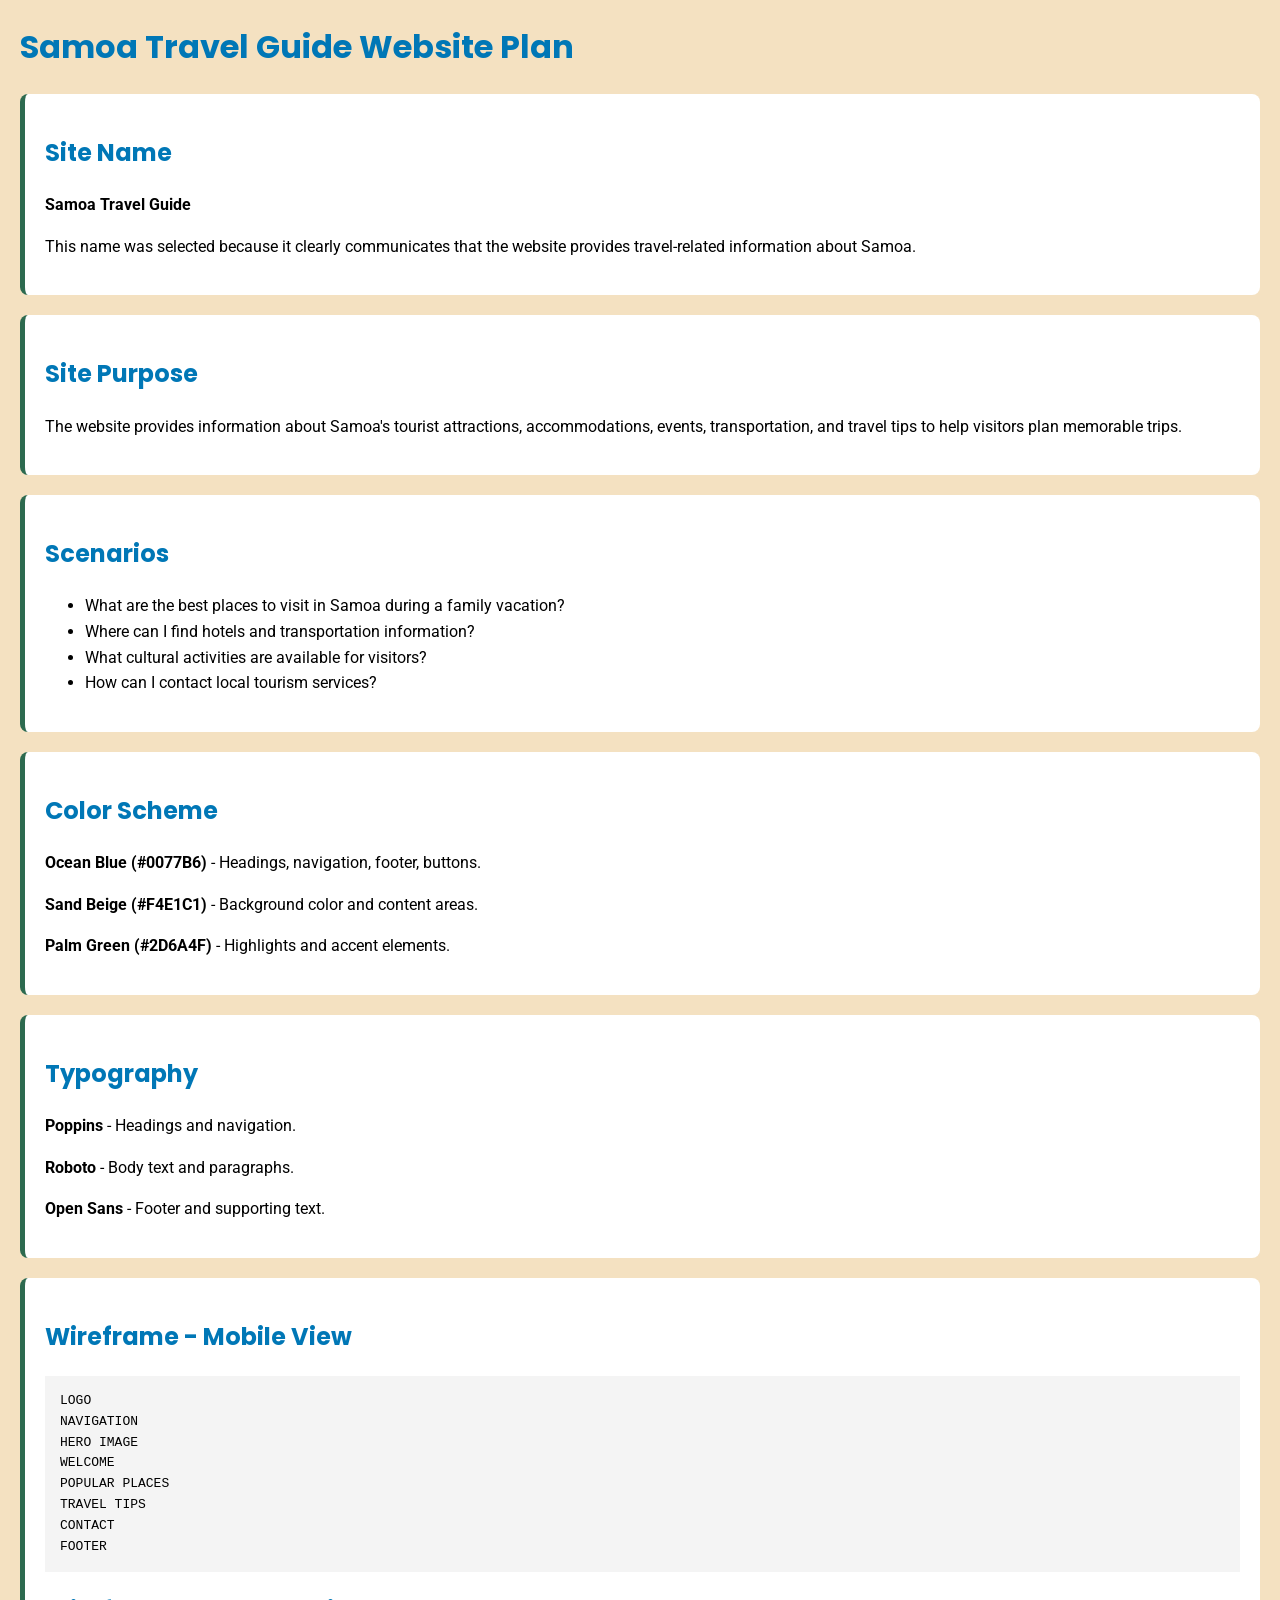
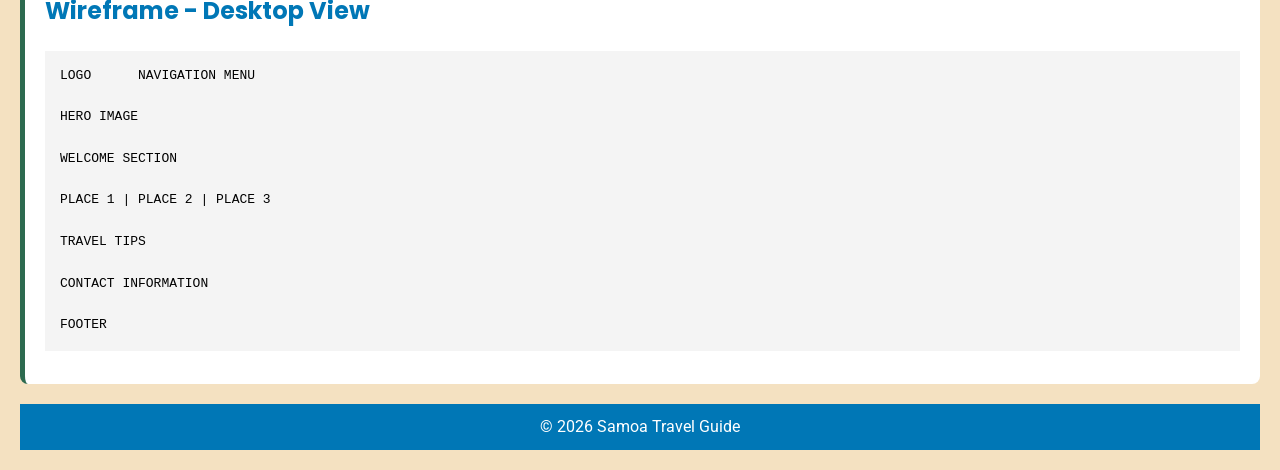
<file: site-plan.html>
<!DOCTYPE html>
<html lang="en">
<head>
<meta charset="UTF-8">
<meta name="viewport" content="width=device-width, initial-scale=1.0">
<title>Samoa Travel Guide Site Plan</title>

<link href="https://fonts.googleapis.com/css2?family=Open+Sans&family=Poppins:wght@400;600&family=Roboto&display=swap" rel="stylesheet">

<style>
:root{
--primary:#0077B6;
--secondary:#F4E1C1;
--accent:#2D6A4F;
}

body{
font-family:'Roboto',sans-serif;
background-color:var(--secondary);
margin:20px;
line-height:1.6;
}

h1,h2{
font-family:'Poppins',sans-serif;
color:var(--primary);
}

section{
background:white;
padding:20px;
margin-bottom:20px;
border-left:5px solid var(--accent);
border-radius:8px;
}

pre{
background:#f4f4f4;
padding:15px;
overflow:auto;
}

footer{
text-align:center;
padding:10px;
color:white;
background:var(--primary);
}
</style>
</head>
<body>

<h1>Samoa Travel Guide Website Plan</h1>

<section>
<h2>Site Name</h2>
<p><strong>Samoa Travel Guide</strong></p>
<p>
This name was selected because it clearly communicates that the website
provides travel-related information about Samoa.
</p>
</section>

<section>
<h2>Site Purpose</h2>
<p>
The website provides information about Samoa's tourist attractions,
accommodations, events, transportation, and travel tips to help visitors
plan memorable trips.
</p>
</section>

<section>
<h2>Scenarios</h2>
<ul>
<li>What are the best places to visit in Samoa during a family vacation?</li>
<li>Where can I find hotels and transportation information?</li>
<li>What cultural activities are available for visitors?</li>
<li>How can I contact local tourism services?</li>
</ul>
</section>

<section>
<h2>Color Scheme</h2>

<p><strong>Ocean Blue (#0077B6)</strong> - Headings, navigation, footer, buttons.</p>

<p><strong>Sand Beige (#F4E1C1)</strong> - Background color and content areas.</p>

<p><strong>Palm Green (#2D6A4F)</strong> - Highlights and accent elements.</p>

</section>

<section>
<h2>Typography</h2>

<p><strong>Poppins</strong> - Headings and navigation.</p>

<p><strong>Roboto</strong> - Body text and paragraphs.</p>

<p><strong>Open Sans</strong> - Footer and supporting text.</p>

</section>

<section>
<h2>Wireframe - Mobile View</h2>

<pre>
LOGO
NAVIGATION
HERO IMAGE
WELCOME
POPULAR PLACES
TRAVEL TIPS
CONTACT
FOOTER
</pre>

<h2>Wireframe - Desktop View</h2>

<pre>
LOGO      NAVIGATION MENU

HERO IMAGE

WELCOME SECTION

PLACE 1 | PLACE 2 | PLACE 3

TRAVEL TIPS

CONTACT INFORMATION

FOOTER
</pre>

</section>

<footer>
© 2026 Samoa Travel Guide
</footer>

</body>
</html>
</file>
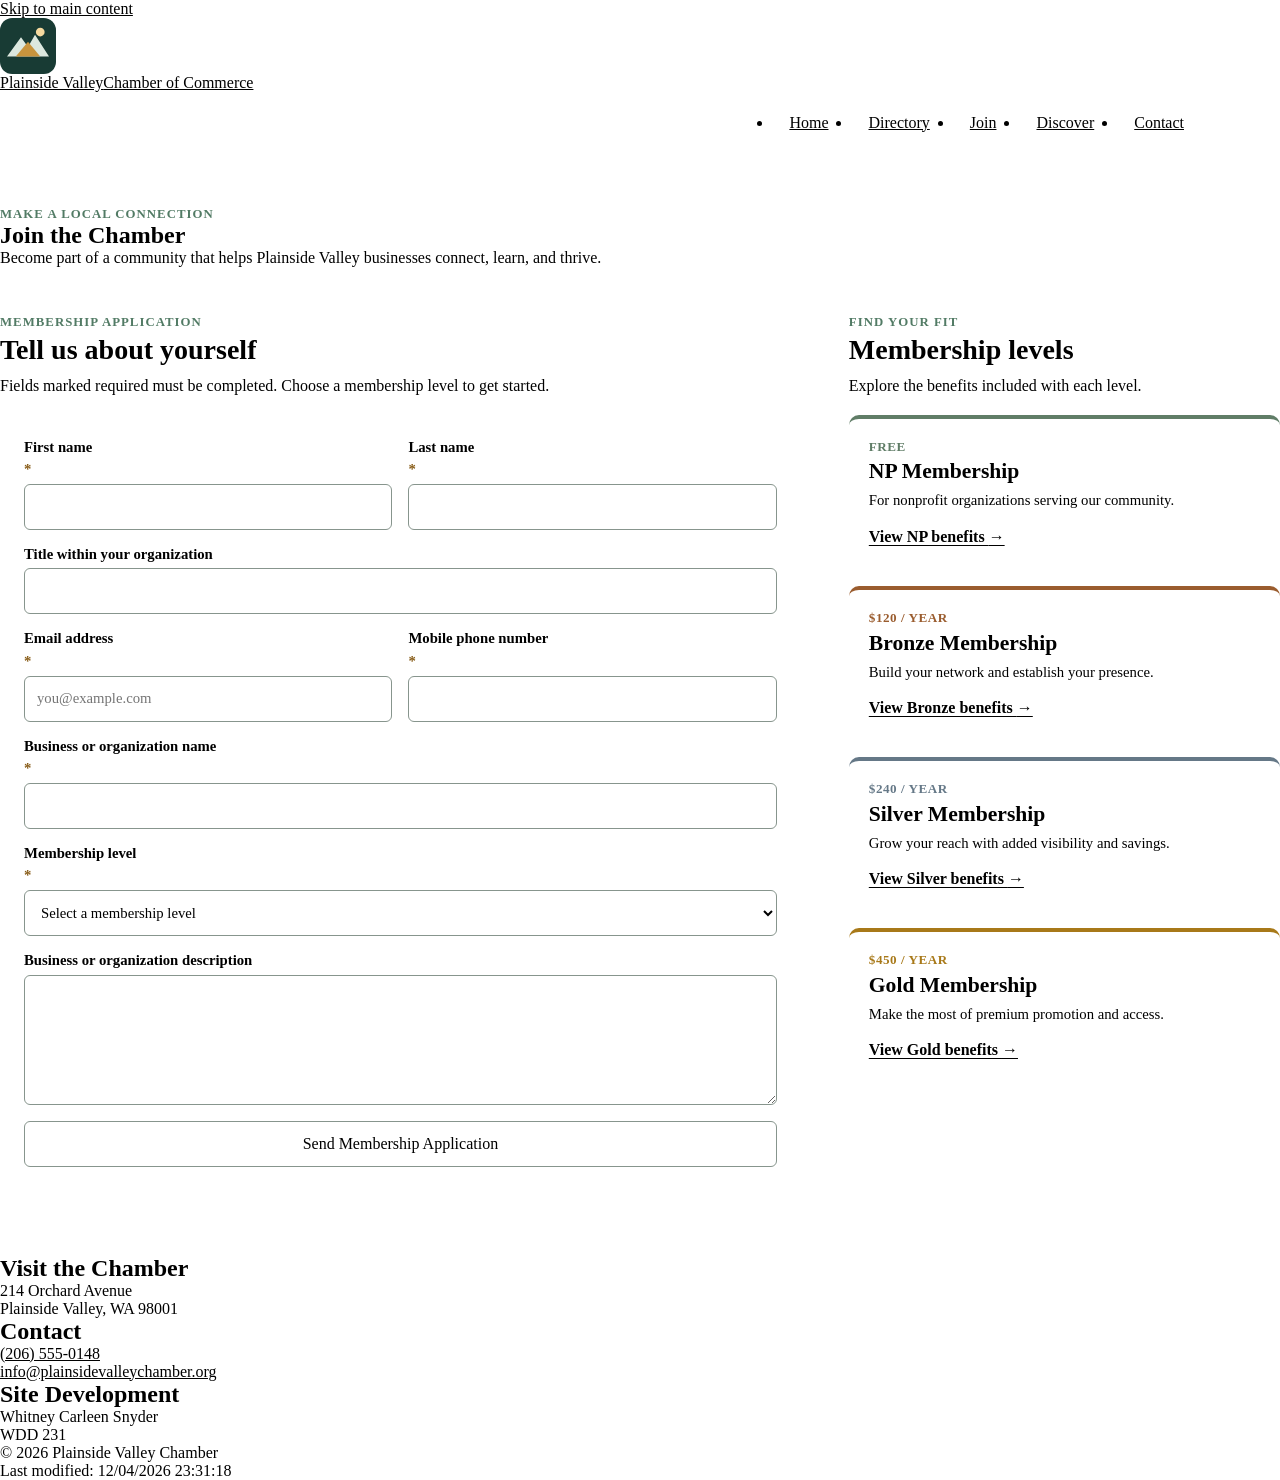
<file: chamber/join.html>
<!DOCTYPE html>
<html lang="en">
  <head>
    <meta charset="UTF-8">
    <meta name="viewport" content="width=device-width, initial-scale=1.0">
    <meta name="description" content="Apply for membership with the Plainside Valley Chamber of Commerce and find the membership level that fits your organization.">
    <meta name="author" content="Whitney Carleen Snyder">
    <meta name="theme-color" content="#183b34">
    <title>Join the Chamber | Plainside Valley Chamber of Commerce</title>
    <link rel="icon" type="image/svg+xml" href="images/favicon.svg">
    <meta property="og:type" content="website">
    <meta property="og:title" content="Join the Chamber | Plainside Valley Chamber of Commerce">
    <meta property="og:description" content="Build connections and grow your organization with a Plainside Valley Chamber membership.">
    <meta property="og:image" content="https://ws8637282-art.github.io/wdd231/chamber/images/logo.svg">
    <meta property="og:image:alt" content="Plainside Valley Chamber of Commerce logo">
    <meta property="og:url" content="https://ws8637282-art.github.io/wdd231/chamber/join.html">
    <link rel="preconnect" href="https://fonts.googleapis.com">
    <link rel="preconnect" href="https://fonts.gstatic.com" crossorigin>
    <link href="https://fonts.googleapis.com/css2?family=DM+Sans:wght@400;500;600;700&family=Playfair+Display:wght@600;700&display=swap" rel="stylesheet">
    <link rel="stylesheet" href="styles/normalize.css">
    <link rel="stylesheet" href="styles/small.css">
    <link rel="stylesheet" href="styles/large.css">
    <link rel="stylesheet" href="styles/join.css">
    <script src="scripts/menu.js" defer></script>
    <script src="scripts/date.js" defer></script>
    <script src="scripts/join.js" defer></script>
  </head>
  <body>
    <a class="skip-link" href="#main-content">Skip to main content</a>
    <header class="site-header">
      <div class="header-wrap">
        <a href="index.html" class="brand" aria-label="Plainside Valley Chamber home">
          <img src="images/logo.svg" alt="" class="logo" width="56" height="56">
          <span class="brand-text"><span class="brand-name">Plainside Valley</span><span class="brand-tag">Chamber of Commerce</span></span>
        </a>
        <button class="nav-toggle" type="button" aria-controls="primary-nav" aria-expanded="false" aria-label="Open navigation menu"><span></span><span></span><span></span></button>
      </div>
      <nav class="site-nav" aria-label="Main navigation">
        <ul id="primary-nav" class="nav-list">
          <li><a href="index.html">Home</a></li>
          <li><a href="directory.html">Directory</a></li>
          <li><a href="join.html" class="active" aria-current="page">Join</a></li>
          <li><a href="discover.html">Discover</a></li>
          <li><a href="contact.html">Contact</a></li>
        </ul>
      </nav>
    </header>
    <main id="main-content" class="page-shell">
      <section class="page-banner" aria-labelledby="page-title">
        <p class="eyebrow">Make a local connection</p>
        <h1 id="page-title">Join the Chamber</h1>
        <p>Become part of a community that helps Plainside Valley businesses connect, learn, and thrive.</p>
      </section>

      <div class="join-layout">
        <section class="application-section" aria-labelledby="application-heading">
          <p class="eyebrow">Membership application</p>
          <h2 id="application-heading">Tell us about yourself</h2>
          <p class="form-intro">Fields marked required must be completed. Choose a membership level to get started.</p>
          <form class="join-form" method="get" action="thankyou.html">
            <label for="first-name">First name <span aria-hidden="true">*</span>
              <input id="first-name" name="firstName" type="text" title="Enter your first name." autocomplete="given-name" required>
            </label>
            <label for="last-name">Last name <span aria-hidden="true">*</span>
              <input id="last-name" name="lastName" type="text" title="Enter your last name." autocomplete="family-name" required>
            </label>
            <label for="organization-title">Title within your organization
              <input id="organization-title" name="organizationTitle" type="text" title="Use at least seven letters, spaces, or hyphens." autocomplete="organization-title" pattern="[A-Za-z\\s-]{7,}" minlength="7">
            </label>
            <label for="email">Email address <span aria-hidden="true">*</span>
              <input id="email" name="email" type="email" title="Enter a valid email address." autocomplete="email" placeholder="you@example.com" required>
            </label>
            <label for="phone">Mobile phone number <span aria-hidden="true">*</span>
              <input id="phone" name="phone" type="tel" title="Enter your mobile phone number." autocomplete="tel" required>
            </label>
            <label for="organization">Business or organization name <span aria-hidden="true">*</span>
              <input id="organization" name="organization" type="text" title="Enter your business or organization name." autocomplete="organization" required>
            </label>
            <label for="membership">Membership level <span aria-hidden="true">*</span>
              <select id="membership" name="membership" title="Choose a chamber membership level." required>
                <option value="" selected disabled>Select a membership level</option>
                <option value="np">NP Membership — No fee</option>
                <option value="bronze">Bronze Membership</option>
                <option value="silver">Silver Membership</option>
                <option value="gold">Gold Membership</option>
              </select>
            </label>
            <label for="description">Business or organization description
              <textarea id="description" name="description" title="Briefly describe your business or organization." rows="5"></textarea>
            </label>
            <input id="form-loaded" name="timestamp" type="hidden" value="">
            <input class="submit-button" type="submit" value="Send Membership Application">
          </form>
        </section>

        <aside class="membership-aside" aria-labelledby="levels-heading">
          <p class="eyebrow">Find your fit</p>
          <h2 id="levels-heading">Membership levels</h2>
          <p class="levels-intro">Explore the benefits included with each level.</p>
          <div class="membership-cards">
            <article class="level-card level-np">
              <p class="level-price">Free</p><h3>NP Membership</h3>
              <p>For nonprofit organizations serving our community.</p>
              <a href="#np-details" class="modal-link" data-dialog="np-details">View NP benefits <span aria-hidden="true">→</span></a>
            </article>
            <article class="level-card level-bronze">
              <p class="level-price">$120 / year</p><h3>Bronze Membership</h3>
              <p>Build your network and establish your presence.</p>
              <a href="#bronze-details" class="modal-link" data-dialog="bronze-details">View Bronze benefits <span aria-hidden="true">→</span></a>
            </article>
            <article class="level-card level-silver">
              <p class="level-price">$240 / year</p><h3>Silver Membership</h3>
              <p>Grow your reach with added visibility and savings.</p>
              <a href="#silver-details" class="modal-link" data-dialog="silver-details">View Silver benefits <span aria-hidden="true">→</span></a>
            </article>
            <article class="level-card level-gold">
              <p class="level-price">$450 / year</p><h3>Gold Membership</h3>
              <p>Make the most of premium promotion and access.</p>
              <a href="#gold-details" class="modal-link" data-dialog="gold-details">View Gold benefits <span aria-hidden="true">→</span></a>
            </article>
          </div>
        </aside>
      </div>

      <dialog class="benefit-dialog" id="np-details" aria-labelledby="np-title">
        <div class="dialog-content"><button class="dialog-close" type="button" aria-label="Close NP membership benefits">&times;</button><p class="eyebrow">No annual fee</p><h2 id="np-title">NP Membership Benefits</h2><p>Designed for nonprofit organizations advancing the Plainside Valley community.</p><ul><li>Chamber directory listing</li><li>Access to nonprofit networking meetups</li><li>Community resource and training announcements</li><li>Invitations to selected member events</li></ul></div>
      </dialog>
      <dialog class="benefit-dialog" id="bronze-details" aria-labelledby="bronze-title">
        <div class="dialog-content"><button class="dialog-close" type="button" aria-label="Close Bronze membership benefits">&times;</button><p class="eyebrow">$120 per year</p><h2 id="bronze-title">Bronze Membership Benefits</h2><p>A practical starting point for local businesses ready to make new connections.</p><ul><li>All NP-level directory and event benefits</li><li>Member business directory listing with website link</li><li>Discounted admission to chamber events</li><li>Quarterly small-business training sessions</li></ul></div>
      </dialog>
      <dialog class="benefit-dialog" id="silver-details" aria-labelledby="silver-title">
        <div class="dialog-content"><button class="dialog-close" type="button" aria-label="Close Silver membership benefits">&times;</button><p class="eyebrow">$240 per year</p><h2 id="silver-title">Silver Membership Benefits</h2><p>More ways to promote your organization and build your skills.</p><ul><li>All Bronze-level benefits</li><li>One featured member social post each year</li><li>Two complimentary event admissions per year</li><li>Enhanced directory listing and event discounts</li></ul></div>
      </dialog>
      <dialog class="benefit-dialog" id="gold-details" aria-labelledby="gold-title">
        <div class="dialog-content"><button class="dialog-close" type="button" aria-label="Close Gold membership benefits">&times;</button><p class="eyebrow">$450 per year</p><h2 id="gold-title">Gold Membership Benefits</h2><p>Premium visibility and access for organizations ready to lead.</p><ul><li>All Silver-level benefits</li><li>Rotating spotlight placement on the chamber home page</li><li>Priority sponsorship opportunities at chamber events</li><li>Four complimentary event admissions per year</li><li>One annual promotional workshop consultation</li></ul></div>
      </dialog>
    </main>
    <footer class="site-footer">
      <div class="footer-block"><h2>Visit the Chamber</h2><p>214 Orchard Avenue<br>Plainside Valley, WA 98001</p></div>
      <div class="footer-block"><h2>Contact</h2><p><a href="tel:+12065550148">(206) 555-0148</a><br><a href="mailto:info@plainsidevalleychamber.org">info@plainsidevalleychamber.org</a></p></div>
      <div class="footer-block footer-development"><h2>Site Development</h2><p>Whitney Carleen Snyder<br>WDD 231</p><p>&copy; <span id="currentYear"></span> Plainside Valley Chamber</p><p id="lastModified">Last modified: <span></span></p></div>
    </footer>
  </body>
</html>
</file>
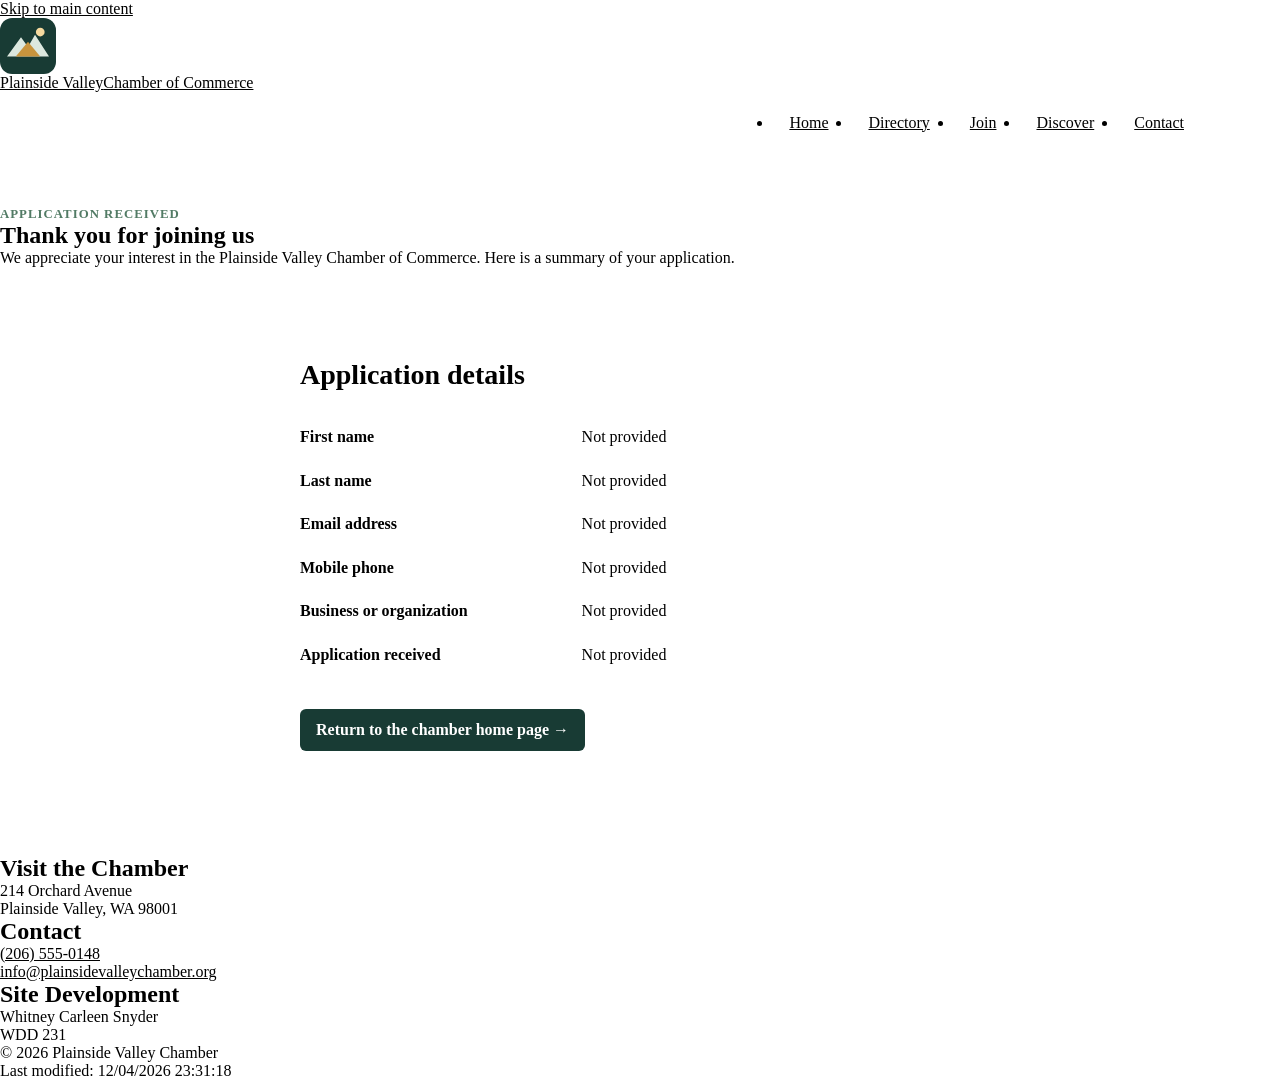
<file: chamber/thankyou.html>
<!DOCTYPE html>
<html lang="en">
  <head>
    <meta charset="UTF-8">
    <meta name="viewport" content="width=device-width, initial-scale=1.0">
    <meta name="description" content="Thank you for applying to join the Plainside Valley Chamber of Commerce.">
    <meta name="author" content="Whitney Carleen Snyder">
    <meta name="theme-color" content="#183b34">
    <title>Thank You | Plainside Valley Chamber of Commerce</title>
    <link rel="icon" type="image/svg+xml" href="images/favicon.svg">
    <link rel="preconnect" href="https://fonts.googleapis.com">
    <link rel="preconnect" href="https://fonts.gstatic.com" crossorigin>
    <link href="https://fonts.googleapis.com/css2?family=DM+Sans:wght@400;500;600;700&family=Playfair+Display:wght@600;700&display=swap" rel="stylesheet">
    <link rel="stylesheet" href="styles/normalize.css">
    <link rel="stylesheet" href="styles/small.css">
    <link rel="stylesheet" href="styles/large.css">
    <link rel="stylesheet" href="styles/join.css">
    <script src="scripts/menu.js" defer></script>
    <script src="scripts/date.js" defer></script>
    <script src="scripts/thankyou.js" defer></script>
  </head>
  <body>
    <a class="skip-link" href="#main-content">Skip to main content</a>
    <header class="site-header">
      <div class="header-wrap">
        <a href="index.html" class="brand" aria-label="Plainside Valley Chamber home"><img src="images/logo.svg" alt="" class="logo" width="56" height="56"><span class="brand-text"><span class="brand-name">Plainside Valley</span><span class="brand-tag">Chamber of Commerce</span></span></a>
        <button class="nav-toggle" type="button" aria-controls="primary-nav" aria-expanded="false" aria-label="Open navigation menu"><span></span><span></span><span></span></button>
      </div>
      <nav class="site-nav" aria-label="Main navigation"><ul id="primary-nav" class="nav-list"><li><a href="index.html">Home</a></li><li><a href="directory.html">Directory</a></li><li><a href="join.html">Join</a></li><li><a href="discover.html">Discover</a></li><li><a href="contact.html">Contact</a></li></ul></nav>
    </header>
    <main id="main-content" class="page-shell">
      <section class="page-banner" aria-labelledby="page-title"><p class="eyebrow">Application received</p><h1 id="page-title">Thank you for joining us</h1><p>We appreciate your interest in the Plainside Valley Chamber of Commerce. Here is a summary of your application.</p></section>
      <section class="confirmation-card" aria-labelledby="summary-heading">
        <h2 id="summary-heading">Application details</h2>
        <dl class="application-summary">
          <div><dt>First name</dt><dd id="submitted-first-name">Not provided</dd></div>
          <div><dt>Last name</dt><dd id="submitted-last-name">Not provided</dd></div>
          <div><dt>Email address</dt><dd id="submitted-email">Not provided</dd></div>
          <div><dt>Mobile phone</dt><dd id="submitted-phone">Not provided</dd></div>
          <div><dt>Business or organization</dt><dd id="submitted-organization">Not provided</dd></div>
          <div><dt>Application received</dt><dd id="submitted-timestamp">Not provided</dd></div>
        </dl>
        <a class="button button-primary confirmation-link" href="index.html">Return to the chamber home page <span aria-hidden="true">→</span></a>
      </section>
    </main>
    <footer class="site-footer">
      <div class="footer-block"><h2>Visit the Chamber</h2><p>214 Orchard Avenue<br>Plainside Valley, WA 98001</p></div>
      <div class="footer-block"><h2>Contact</h2><p><a href="tel:+12065550148">(206) 555-0148</a><br><a href="mailto:info@plainsidevalleychamber.org">info@plainsidevalleychamber.org</a></p></div>
      <div class="footer-block footer-development"><h2>Site Development</h2><p>Whitney Carleen Snyder<br>WDD 231</p><p>&copy; <span id="currentYear"></span> Plainside Valley Chamber</p><p id="lastModified">Last modified: <span></span></p></div>
    </footer>
  </body>
</html>
</file>
<file: chamber/styles/small.css>
/* ==============================
   CHAMBER HOME PAGE
   ============================== */

.home-hero {
    position: relative;
    min-height: 420px;
    overflow: hidden;
    border-radius: 12px;
    margin: 2rem 0;
}

.home-hero > img {
    width: 100%;
    height: 420px;
    object-fit: cover;
    display: block;
}

.hero-content {
    position: absolute;
    inset: 0;
    display: flex;
    flex-direction: column;
    justify-content: center;
    align-items: flex-start;
    padding: 2rem;
    color: white;
    background: linear-gradient(
        90deg,
        rgba(12, 38, 32, 0.9),
        rgba(12, 38, 32, 0.2)
    );
}

.hero-content h1 {
    font-family: "Playfair Display", serif;
    font-size: clamp(2rem, 5vw, 3.5rem);
    max-width: 650px;
}

.hero-content p {
    max-width: 550px;
}

.button {
    display: inline-block;
    background: #183b34;
    color: white;
    padding: 0.8rem 1.4rem;
    border-radius: 6px;
    text-decoration: none;
    font-weight: 700;
    margin-top: 1rem;
}

.button:hover {
    background: #285c4e;
}

.home-section {
    margin: 3rem 0;
}

.section-heading {
    margin-bottom: 1.5rem;
}

.section-heading h2,
.home-cta h2 {
    font-family: "Playfair Display", serif;
}

.eyebrow {
    color: #527b65;
    font-weight: 700;
    text-transform: uppercase;
    letter-spacing: 0.08em;
    font-size: 0.8rem;
}

.events-grid,
.weather-grid,
.spotlight-grid {
    display: grid;
    grid-template-columns: 1fr;
    gap: 1.2rem;
}

.event-card,
.weather-card,
.spotlight-card {
    background: #f5f7f4;
    border: 1px solid #dce5df;
    border-radius: 10px;
    padding: 1.4rem;
}

.event-card h3,
.spotlight-card h3 {
    font-family: "Playfair Display", serif;
    color: #183b34;
}

.event-date,
.membership-level {
    color: #527b65;
    font-weight: 700;
}

.weather-card {
    text-align: center;
}

.temperature {
    font-size: 2rem;
    font-weight: 700;
}

.forecast-day {
    border-top: 1px solid #dce5df;
    padding: 0.8rem 0;
}

.forecast-day img {
    vertical-align: middle;
}

.spotlight-card {
    text-align: center;
}

.spotlight-card img {
    width: 150px;
    height: 100px;
    object-fit: contain;
    margin: 0 auto 1rem;
}

.spotlight-card a {
    color: #183b34;
    font-weight: 700;
}

.home-cta {
    background: #e9f0eb;
    text-align: center;
    padding: 3rem 1.5rem;
    margin: 3rem 0;
    border-radius: 12px;
}

@media screen and (min-width: 600px) {
    .events-grid,
    .weather-grid,
    .spotlight-grid {
        grid-template-columns: repeat(2, 1fr);
    }
}
</file>
<file: chamber/styles/large.css>
@media (min-width: 680px) {
  .header-wrap { min-height: 96px; }
  .nav-toggle { display: none; }
  .site-nav, .site-nav.open { display: block; }
  .nav-list { width: min(100% - 2rem, 1120px); display: flex; justify-content: flex-end; gap: .5rem; margin: 0 auto; padding: 0 0 .7rem; }
  .nav-list a { padding: .65rem 1rem; border-radius: 6px; }
  .directory-heading-row { flex-direction: row; align-items: end; justify-content: space-between; }
  .member-grid { grid-template-columns: repeat(2, minmax(0, 1fr)); gap: 1.25rem; }
  .member-list .member-card { grid-template-columns: 170px minmax(0, 1fr); align-items: center; }
  .member-list .member-image-wrap { min-height: 100%; display: grid; }
  .site-footer { grid-template-columns: repeat(3, minmax(0, 1fr)); align-items: start; }
  .footer-development { border-top: 0; padding-top: 0; }
}
@media (min-width: 980px) {
  .member-grid { grid-template-columns: repeat(3, minmax(0, 1fr)); }
  .page-banner { padding-block: 4rem 3rem; }
  .directory-section { padding-bottom: 4rem; }
}
@media (prefers-reduced-motion: no-preference) {
  .member-card, .view-button, .nav-list a { transition: background-color .18s ease, box-shadow .18s ease, transform .18s ease; }
  .member-card:hover { transform: translateY(-2px); box-shadow: 0 16px 34px rgb(24 59 52 / 13%); }
}
</file>
<file: chamber/styles/join.css>
/* Membership application and confirmation pages */
.join-layout { display: grid; gap: 2rem; padding: 0 0 3.5rem; }
.application-section, .membership-aside { min-width: 0; }
.application-section h2, .membership-aside h2, .confirmation-card h2 { margin: .25rem 0 .7rem; font-size: 1.75rem; }
.form-intro, .levels-intro { margin: 0 0 1.2rem; color: var(--muted); }
.join-form { display: grid; gap: 1rem; padding: 1.25rem; border: 1px solid var(--line); border-radius: 12px; background: var(--paper); box-shadow: var(--shadow); }
.join-form label { display: grid; gap: .35rem; color: var(--ink); font-size: .92rem; font-weight: 700; }
.join-form label > span { color: #875b16; }
.join-form input:not([type="hidden"]), .join-form select, .join-form textarea { width: 100%; min-height: 46px; padding: .7rem .75rem; border: 1px solid #87958d; border-radius: 6px; color: var(--ink); background: white; font: inherit; font-weight: 400; }
.join-form textarea { min-height: 130px; resize: vertical; }
.join-form input:focus-visible, .join-form select:focus-visible, .join-form textarea:focus-visible, .submit-button:focus-visible, .modal-link:focus-visible, .dialog-close:focus-visible, .confirmation-link:focus-visible { outline: 3px solid var(--gold); outline-offset: 3px; }
.submit-button { min-height: 50px; padding: .75rem 1rem; border: 0; border-radius: 6px; color: white; background: var(--forest); font: inherit; font-weight: 700; cursor: pointer; }
.submit-button:hover { background: var(--forest-deep); }
.membership-cards { display: grid; gap: 1rem; }
.level-card { --level-accent: var(--forest); position: relative; overflow: hidden; padding: 1.2rem; border: 1px solid var(--line); border-top: 4px solid var(--level-accent); border-radius: 10px; background: var(--paper); box-shadow: var(--shadow); opacity: 0; animation: card-arrive .65s ease-out forwards; }
.level-card:nth-child(2) { animation-delay: .12s; }
.level-card:nth-child(3) { animation-delay: .24s; }
.level-card:nth-child(4) { animation-delay: .36s; }
.level-np { --level-accent: #607d67; }
.level-bronze { --level-accent: #9a5c2e; }
.level-silver { --level-accent: #657887; }
.level-gold { --level-accent: #a87919; }
.level-price { margin: 0 0 .3rem; color: var(--level-accent); font-size: .82rem; font-weight: 700; letter-spacing: .04em; text-transform: uppercase; }
.level-card h3 { margin: 0 0 .5rem; font-size: 1.35rem; }
.level-card > p:not(.level-price) { margin: 0 0 .9rem; color: var(--muted); font-size: .92rem; }
.modal-link { display: inline-block; padding: .25rem 0; color: var(--forest); font-weight: 700; text-underline-offset: .2em; }
.benefit-dialog { width: min(92vw, 520px); max-height: min(85vh, 680px); padding: 0; border: 0; border-radius: 12px; color: var(--ink); background: var(--paper); box-shadow: 0 20px 70px rgb(0 0 0 / 28%); }
.benefit-dialog::backdrop { background: rgb(16 43 38 / 68%); }
.dialog-content { position: relative; padding: 2rem; }
.dialog-content h2 { max-width: 90%; margin: .3rem 0 .75rem; font-size: 1.8rem; }
.dialog-content > p:not(.eyebrow) { color: var(--muted); }
.dialog-content li { margin-block: .45rem; }
.dialog-close { position: absolute; top: .8rem; right: .8rem; width: 42px; height: 42px; border: 1px solid var(--line); border-radius: 50%; color: var(--forest); background: white; font-size: 1.7rem; line-height: 1; cursor: pointer; }
.confirmation-card { max-width: 760px; margin: 0 auto 4rem; padding: clamp(1.25rem, 4vw, 2.5rem); border: 1px solid var(--line); border-radius: 12px; background: var(--paper); box-shadow: var(--shadow); }
.application-summary { margin: 1.5rem 0; }
.application-summary > div { display: grid; grid-template-columns: minmax(0, .8fr) minmax(0, 1.2fr); gap: 1rem; padding: .8rem 0; border-bottom: 1px solid var(--line); }
.application-summary dt { color: var(--muted); font-weight: 700; }
.application-summary dd { margin: 0; overflow-wrap: anywhere; }
.confirmation-link { display: inline-block; margin-top: .5rem; padding: .75rem 1rem; border-radius: 6px; color: white; font-weight: 700; text-decoration: none; }
.confirmation-link:hover { color: white; background: var(--forest-deep); }
@keyframes card-arrive { from { opacity: 0; transform: translateY(14px); } to { opacity: 1; transform: translateY(0); } }
@media (min-width: 680px) {
  .join-layout { grid-template-columns: minmax(0, 1.2fr) minmax(270px, .8fr); gap: 2rem; align-items: start; }
  .join-form { grid-template-columns: repeat(2, minmax(0, 1fr)); padding: 1.5rem; }
  .join-form label:nth-of-type(3), .join-form label:nth-of-type(6), .join-form label:nth-of-type(7), .join-form label:nth-of-type(8), .submit-button { grid-column: 1 / -1; }
  .membership-cards { gap: .9rem; }
  .level-card { padding: 1rem; }
}
@media (min-width: 980px) {
  .join-layout { grid-template-columns: minmax(0, 1.3fr) minmax(330px, .7fr); gap: 3rem; padding-bottom: 4rem; }
  .membership-cards { gap: 1rem; }
  .level-card { padding: 1.25rem; }
}
@media (prefers-reduced-motion: reduce) {
  *, *::before, *::after { scroll-behavior: auto !important; }
  .level-card { opacity: 1; animation: none; }
}
</file>
